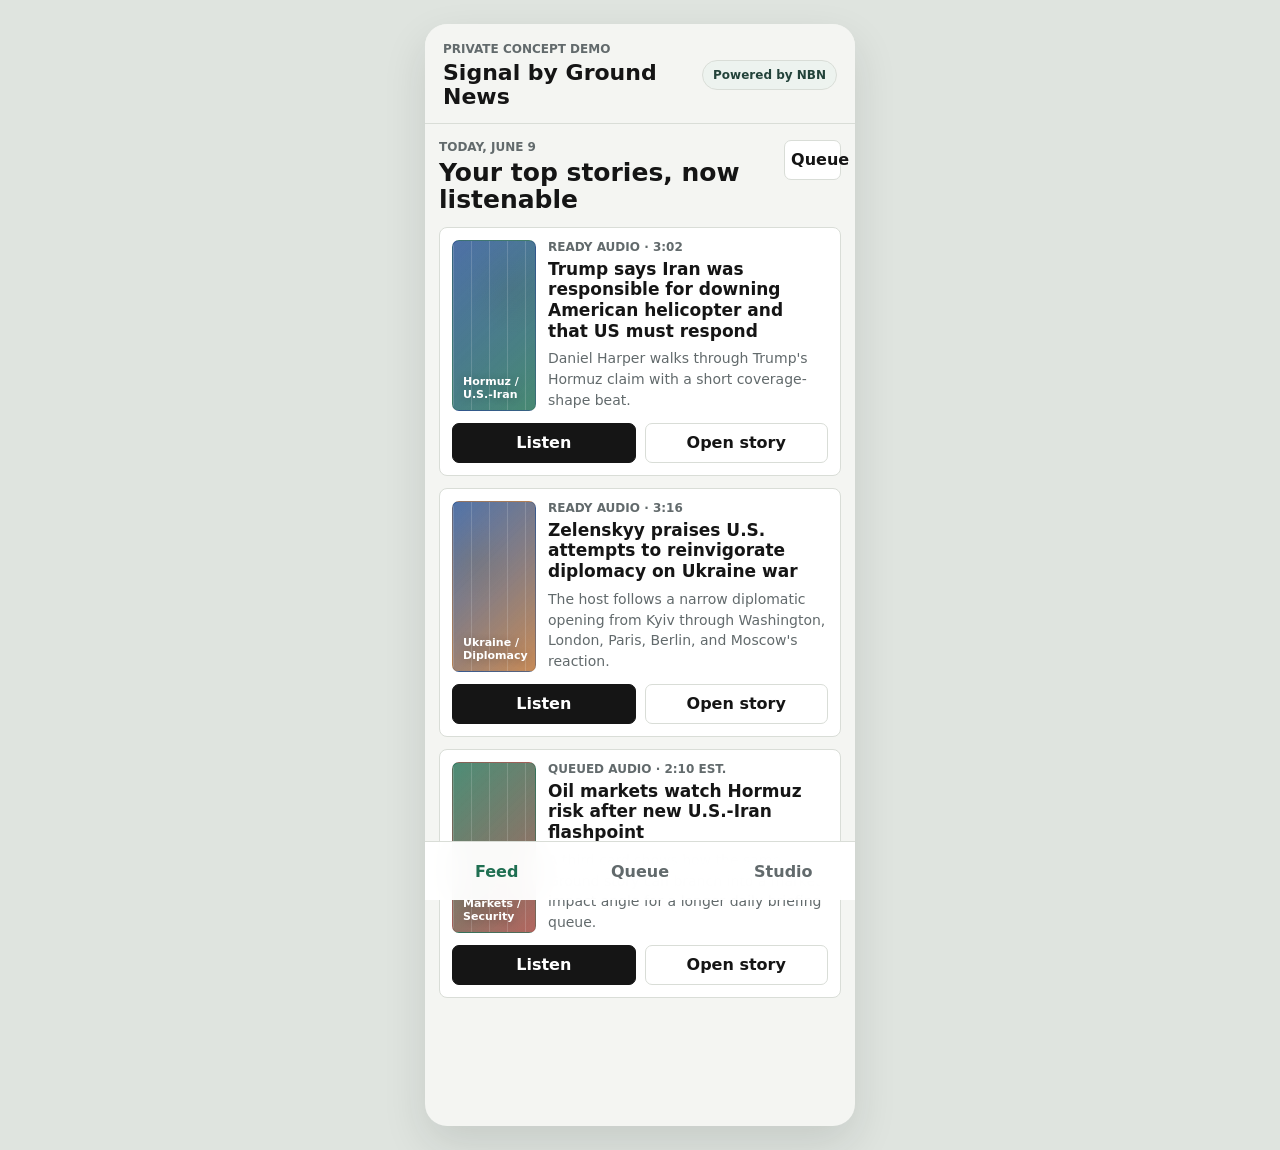
<file: index.html>
<!doctype html>
<html lang="en">
<head>
  <meta charset="utf-8">
  <meta name="viewport" content="width=device-width, initial-scale=1">
  <title>Signal by Ground News, powered by NBN</title>
  <link rel="stylesheet" href="styles.css">
</head>
<body>
  <div class="app-shell">
    <header class="topbar">
      <div>
        <p class="kicker">Private concept demo</p>
        <h1>Signal by Ground News</h1>
      </div>
      <span class="powered">Powered by NBN</span>
    </header>

    <main>
      <section class="view active" id="feedView" aria-labelledby="feedTitle">
        <div class="section-head">
          <div>
            <p class="kicker">Today, June 9</p>
            <h2 id="feedTitle">Your top stories, now listenable</h2>
          </div>
          <button class="icon-button" id="briefingShortcut" type="button" aria-label="Open briefing queue">
            <span aria-hidden="true">Queue</span>
          </button>
        </div>
        <div class="story-list" id="storyList"></div>
      </section>

      <section class="view" id="detailView" aria-labelledby="detailTitle">
        <button class="text-button back-button" type="button" data-view="feedView">Back to feed</button>
        <article class="detail-card">
          <div class="detail-visual" id="detailVisual"></div>
          <p class="kicker" id="detailSource"></p>
          <h2 id="detailTitle"></h2>
          <p class="detail-summary" id="detailSummary"></p>
          <div class="signal-player">
            <div>
              <p class="kicker">Signal audio</p>
              <strong id="detailAudioTitle"></strong>
            </div>
            <audio id="detailAudio" controls preload="metadata"></audio>
          </div>
          <div class="signal-notes" id="detailNotes"></div>
        </article>
      </section>

      <section class="view" id="queueView" aria-labelledby="queueTitle">
        <div class="section-head">
          <div>
            <p class="kicker">Daily briefing</p>
            <h2 id="queueTitle">Listen to my feed</h2>
          </div>
          <span class="duration-pill">8 min concept</span>
        </div>
        <div class="queue-card">
          <div class="queue-timeline" id="queueTimeline"></div>
          <button class="primary-button" type="button" id="playFirstReady">Play first ready story</button>
        </div>
      </section>

      <section class="view" id="studioView" aria-labelledby="studioTitle">
        <div class="section-head">
          <div>
            <p class="kicker">NBN generation dashboard</p>
            <h2 id="studioTitle">From Ground URL to embeddable audio</h2>
          </div>
          <span class="status-dot">Sandbox</span>
        </div>
        <div class="pipeline" id="pipeline"></div>
      </section>
    </main>

    <div class="mini-player" id="miniPlayer" aria-live="polite">
      <div>
        <p class="kicker">Now playing</p>
        <strong id="miniTitle">Select a story</strong>
      </div>
      <button class="primary-button compact" type="button" id="miniOpen">Open</button>
    </div>

    <nav class="tabbar" aria-label="Demo navigation">
      <button class="tab active" type="button" data-view="feedView">Feed</button>
      <button class="tab" type="button" data-view="queueView">Queue</button>
      <button class="tab" type="button" data-view="studioView">Studio</button>
    </nav>
  </div>

  <script src="app.js"></script>
</body>
</html>
</file>
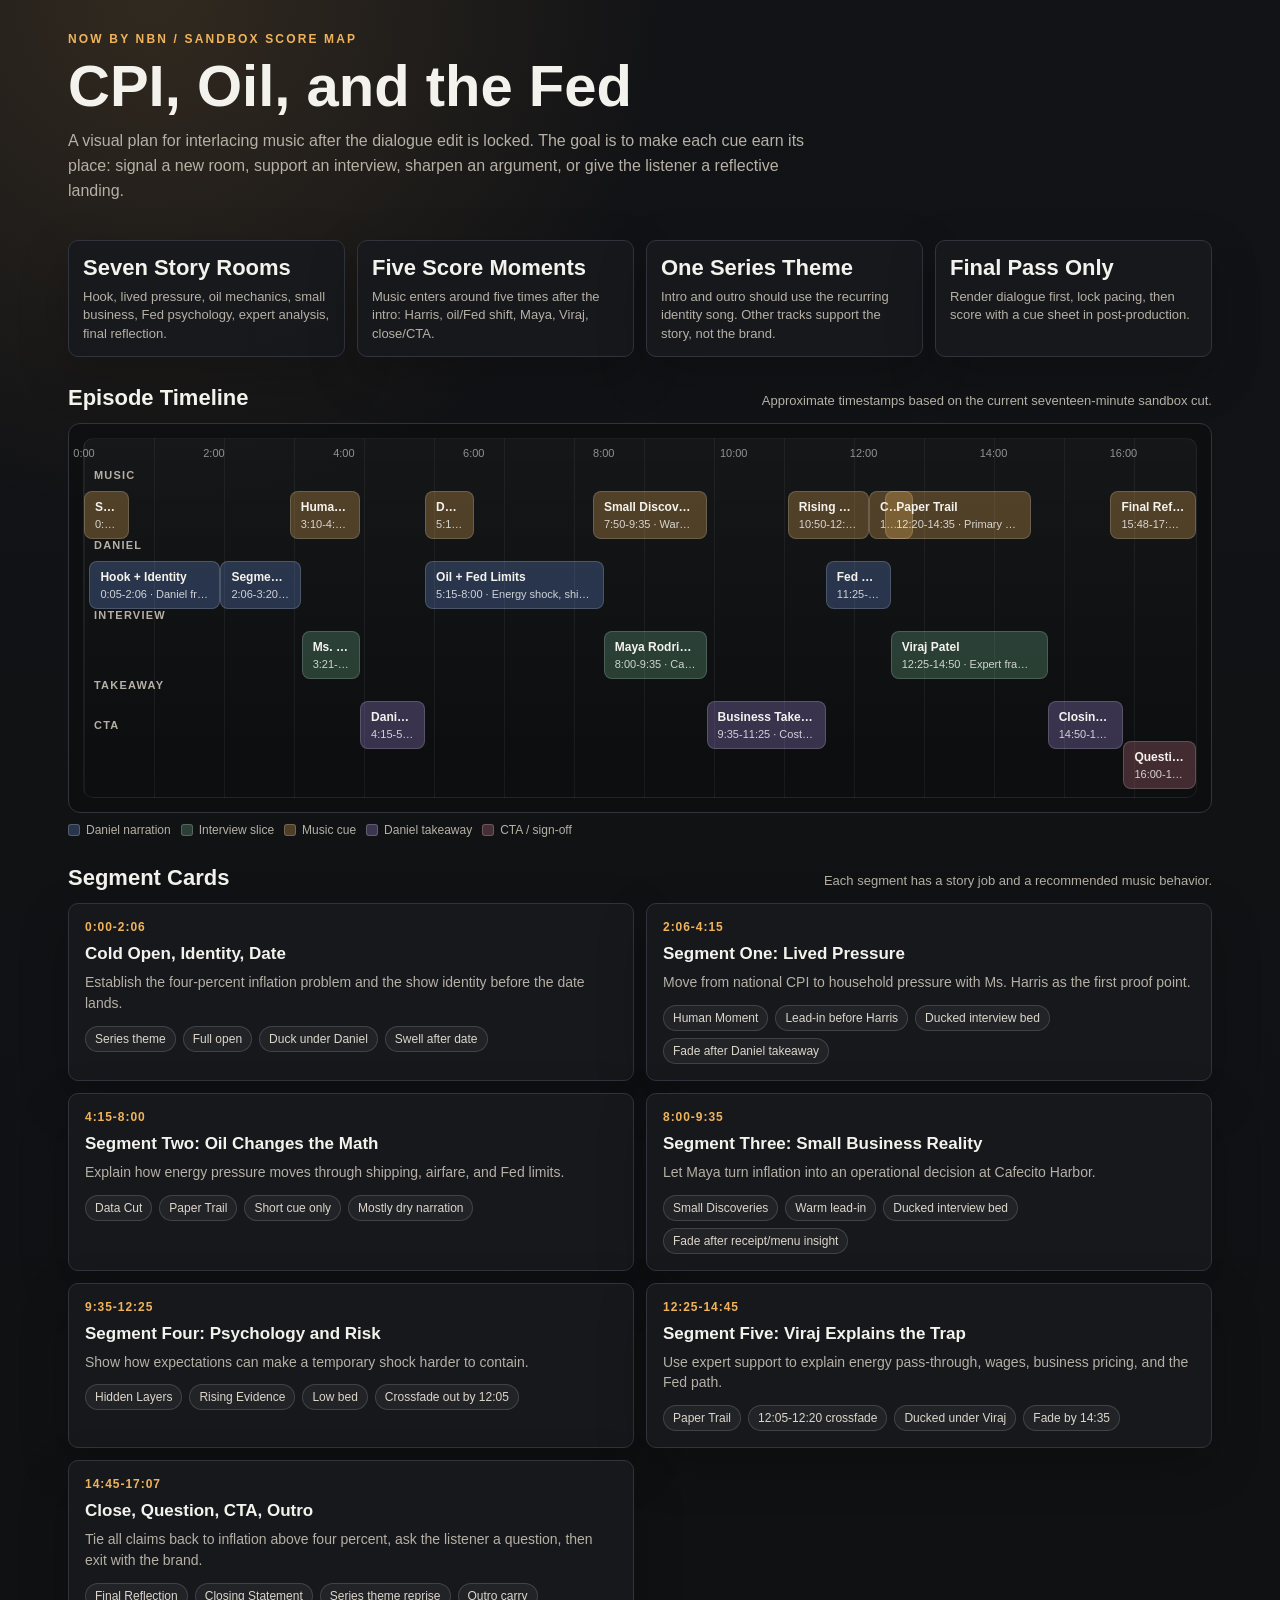
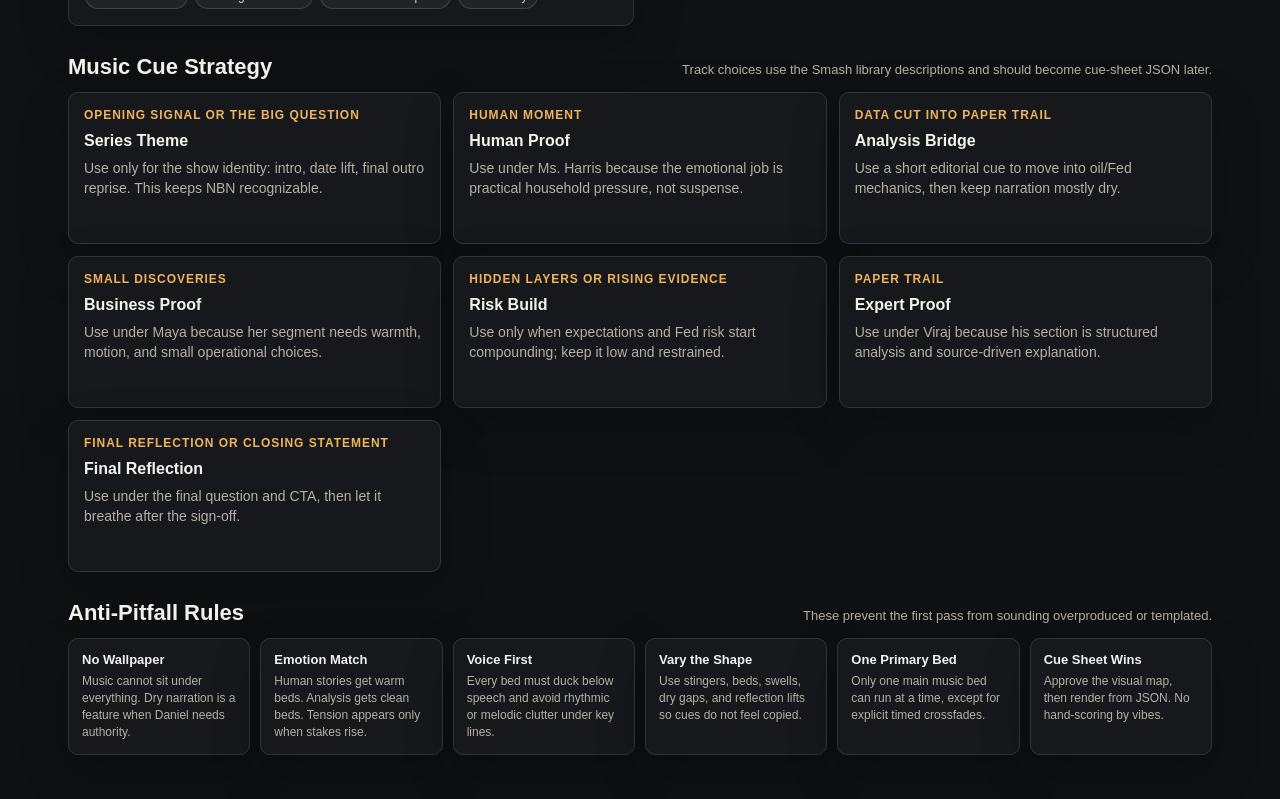
<file: nbn-now/cpi-oil-fed/score-map.html>
<!doctype html>
<html lang="en">
<head>
  <meta charset="utf-8">
  <meta name="viewport" content="width=device-width, initial-scale=1">
  <title>Now by NBN Score Map</title>
  <style>
    :root {
      color-scheme: dark;
      --bg: #0f1012;
      --panel: #17191d;
      --panel-2: #202329;
      --line: #30343d;
      --text: #f4f2ec;
      --muted: #b6b0a5;
      --gold: #f0b35b;
      --blue: #75a7ff;
      --green: #7cd6a4;
      --rose: #f089a0;
      --violet: #b99cff;
      --ink: #101010;
    }

    * { box-sizing: border-box; }
    body {
      margin: 0;
      background:
        radial-gradient(circle at 12% 0%, rgba(240, 179, 91, 0.14), transparent 32rem),
        linear-gradient(180deg, #121316, var(--bg));
      color: var(--text);
      font-family: -apple-system, BlinkMacSystemFont, "Segoe UI", sans-serif;
    }

    header {
      padding: 32px 18px 20px;
      max-width: 1180px;
      margin: 0 auto;
    }

    .kicker {
      color: var(--gold);
      font-size: 12px;
      font-weight: 800;
      letter-spacing: 0.18em;
      text-transform: uppercase;
      margin-bottom: 10px;
    }

    h1 {
      margin: 0;
      font-size: clamp(30px, 5vw, 58px);
      line-height: 1.02;
      letter-spacing: 0;
    }

    .subhead {
      margin: 14px 0 0;
      color: var(--muted);
      max-width: 760px;
      line-height: 1.55;
      font-size: 16px;
    }

    main {
      max-width: 1180px;
      margin: 0 auto;
      padding: 0 18px 44px;
    }

    .grid {
      display: grid;
      grid-template-columns: repeat(4, minmax(0, 1fr));
      gap: 12px;
      margin: 16px 0 22px;
    }

    .metric, .rule-card, .segment, .cue-card {
      background: rgba(23, 25, 29, 0.94);
      border: 1px solid var(--line);
      border-radius: 10px;
      box-shadow: 0 18px 50px rgba(0, 0, 0, 0.22);
    }

    .metric {
      padding: 14px;
      min-height: 94px;
    }

    .metric b {
      display: block;
      font-size: 22px;
      margin-bottom: 6px;
    }

    .metric span {
      color: var(--muted);
      font-size: 13px;
      line-height: 1.35;
    }

    .section-title {
      display: flex;
      align-items: baseline;
      justify-content: space-between;
      gap: 14px;
      margin: 28px 0 12px;
    }

    h2 {
      margin: 0;
      font-size: 22px;
      letter-spacing: 0;
    }

    .hint {
      color: var(--muted);
      font-size: 13px;
      line-height: 1.4;
    }

    .timeline {
      overflow-x: auto;
      border: 1px solid var(--line);
      border-radius: 12px;
      background: rgba(12, 13, 15, 0.7);
      padding: 14px;
    }

    .track {
      position: relative;
      min-width: 1050px;
      height: 360px;
      background:
        linear-gradient(90deg, rgba(255,255,255,0.05) 1px, transparent 1px) 0 0 / 70px 100%,
        linear-gradient(180deg, rgba(255,255,255,0.035), transparent);
      border-radius: 10px;
      border: 1px solid rgba(255,255,255,0.06);
    }

    .time-label {
      position: absolute;
      top: 8px;
      transform: translateX(-50%);
      color: #8f948f;
      font-size: 11px;
    }

    .lane-label {
      position: absolute;
      left: 10px;
      font-size: 11px;
      color: var(--muted);
      text-transform: uppercase;
      letter-spacing: 0.11em;
      font-weight: 800;
    }

    .block {
      position: absolute;
      border-radius: 8px;
      padding: 8px 10px;
      overflow: hidden;
      border: 1px solid rgba(255,255,255,0.16);
      min-width: 42px;
    }

    .block strong {
      display: block;
      font-size: 12px;
      line-height: 1.2;
      white-space: nowrap;
      overflow: hidden;
      text-overflow: ellipsis;
    }

    .block span {
      display: block;
      color: rgba(255,255,255,0.78);
      font-size: 11px;
      margin-top: 3px;
      white-space: nowrap;
      overflow: hidden;
      text-overflow: ellipsis;
    }

    .dialogue { background: rgba(117, 167, 255, 0.24); }
    .interview { background: rgba(124, 214, 164, 0.24); }
    .music { background: rgba(240, 179, 91, 0.28); }
    .takeaway { background: rgba(185, 156, 255, 0.26); }
    .cta { background: rgba(240, 137, 160, 0.24); }

    .segments {
      display: grid;
      grid-template-columns: repeat(2, minmax(0, 1fr));
      gap: 12px;
    }

    .segment {
      padding: 16px;
    }

    .segment h3 {
      margin: 0 0 8px;
      font-size: 17px;
      letter-spacing: 0;
    }

    .meta {
      color: var(--gold);
      font-size: 12px;
      font-weight: 800;
      letter-spacing: 0.08em;
      text-transform: uppercase;
      margin-bottom: 10px;
    }

    .segment p, .cue-card p, .rule-card p {
      margin: 0;
      color: var(--muted);
      line-height: 1.48;
      font-size: 14px;
    }

    .pill-row {
      display: flex;
      flex-wrap: wrap;
      gap: 7px;
      margin-top: 12px;
    }

    .pill {
      border: 1px solid rgba(255,255,255,0.14);
      background: rgba(255,255,255,0.05);
      border-radius: 999px;
      padding: 5px 9px;
      font-size: 12px;
      color: #ddd6cb;
    }

    .cue-grid {
      display: grid;
      grid-template-columns: repeat(3, minmax(0, 1fr));
      gap: 12px;
    }

    .cue-card {
      padding: 15px;
      min-height: 152px;
    }

    .cue-card h3 {
      margin: 0 0 8px;
      font-size: 16px;
      letter-spacing: 0;
    }

    .rules {
      display: grid;
      grid-template-columns: repeat(auto-fit, minmax(170px, 1fr));
      gap: 10px;
    }

    .rule-card {
      padding: 13px;
    }

    .rule-card b {
      display: block;
      margin-bottom: 6px;
      font-size: 13px;
    }

    .rule-card p {
      font-size: 12px;
      line-height: 1.42;
    }

    .legend {
      display: flex;
      flex-wrap: wrap;
      gap: 10px;
      margin: 10px 0 0;
      color: var(--muted);
      font-size: 12px;
    }

    .key {
      display: inline-flex;
      align-items: center;
      gap: 6px;
    }

    .swatch {
      width: 12px;
      height: 12px;
      border-radius: 3px;
      border: 1px solid rgba(255,255,255,0.2);
    }

    @media (max-width: 860px) {
      .grid, .segments, .cue-grid, .rules { grid-template-columns: 1fr; }
      .section-title { display: block; }
      .hint { margin-top: 6px; }
    }
  </style>
</head>
<body>
  <header>
    <div class="kicker">Now by NBN / Sandbox Score Map</div>
    <h1>CPI, Oil, and the Fed</h1>
    <p class="subhead">A visual plan for interlacing music after the dialogue edit is locked. The goal is to make each cue earn its place: signal a new room, support an interview, sharpen an argument, or give the listener a reflective landing.</p>
  </header>

  <main>
    <section class="grid" aria-label="Production principles">
      <div class="metric"><b>Seven Story Rooms</b><span>Hook, lived pressure, oil mechanics, small business, Fed psychology, expert analysis, final reflection.</span></div>
      <div class="metric"><b>Five Score Moments</b><span>Music enters around five times after the intro: Harris, oil/Fed shift, Maya, Viraj, close/CTA.</span></div>
      <div class="metric"><b>One Series Theme</b><span>Intro and outro should use the recurring identity song. Other tracks support the story, not the brand.</span></div>
      <div class="metric"><b>Final Pass Only</b><span>Render dialogue first, lock pacing, then score with a cue sheet in post-production.</span></div>
    </section>

    <section>
      <div class="section-title">
        <h2>Episode Timeline</h2>
        <div class="hint">Approximate timestamps based on the current seventeen-minute sandbox cut.</div>
      </div>
      <div class="timeline">
        <div class="track" id="timeline"></div>
      </div>
      <div class="legend">
        <span class="key"><span class="swatch dialogue"></span>Daniel narration</span>
        <span class="key"><span class="swatch interview"></span>Interview slice</span>
        <span class="key"><span class="swatch music"></span>Music cue</span>
        <span class="key"><span class="swatch takeaway"></span>Daniel takeaway</span>
        <span class="key"><span class="swatch cta"></span>CTA / sign-off</span>
      </div>
    </section>

    <section>
      <div class="section-title">
        <h2>Segment Cards</h2>
        <div class="hint">Each segment has a story job and a recommended music behavior.</div>
      </div>
      <div class="segments" id="segments"></div>
    </section>

    <section>
      <div class="section-title">
        <h2>Music Cue Strategy</h2>
        <div class="hint">Track choices use the Smash library descriptions and should become cue-sheet JSON later.</div>
      </div>
      <div class="cue-grid" id="cueGrid"></div>
    </section>

    <section>
      <div class="section-title">
        <h2>Anti-Pitfall Rules</h2>
        <div class="hint">These prevent the first pass from sounding overproduced or templated.</div>
      </div>
      <div class="rules">
        <div class="rule-card"><b>No Wallpaper</b><p>Music cannot sit under everything. Dry narration is a feature when Daniel needs authority.</p></div>
        <div class="rule-card"><b>Emotion Match</b><p>Human stories get warm beds. Analysis gets clean beds. Tension appears only when stakes rise.</p></div>
        <div class="rule-card"><b>Voice First</b><p>Every bed must duck below speech and avoid rhythmic or melodic clutter under key lines.</p></div>
        <div class="rule-card"><b>Vary the Shape</b><p>Use stingers, beds, swells, dry gaps, and reflection lifts so cues do not feel copied.</p></div>
        <div class="rule-card"><b>One Primary Bed</b><p>Only one main music bed can run at a time, except for explicit timed crossfades.</p></div>
        <div class="rule-card"><b>Cue Sheet Wins</b><p>Approve the visual map, then render from JSON. No hand-scoring by vibes.</p></div>
      </div>
    </section>
  </main>

  <script>
    const total = 1027;
    const timeline = document.getElementById("timeline");

    const blocks = [
      { lane: "music", start: 0, end: 42, title: "Series Theme", note: "Full open, duck, date swell, fade", type: "music" },
      { lane: "dialogue", start: 5, end: 126, title: "Hook + Identity", note: "Daniel frames the four-percent problem", type: "dialogue" },
      { lane: "dialogue", start: 126, end: 200, title: "Segment One", note: "Lived inflation setup", type: "dialogue" },
      { lane: "music", start: 190, end: 255, title: "Human Moment", note: "Rise before Harris, duck under interview", type: "music" },
      { lane: "interview", start: 201, end: 255, title: "Ms. Harris", note: "Teacher and mom of three", type: "interview" },
      { lane: "takeaway", start: 255, end: 315, title: "Daniel Takeaway", note: "Rent email to Fed reach", type: "takeaway" },
      { lane: "music", start: 315, end: 360, title: "Data Cut", note: "Short bridge into oil mechanics", type: "music" },
      { lane: "dialogue", start: 315, end: 480, title: "Oil + Fed Limits", note: "Energy shock, shipping, rates", type: "dialogue" },
      { lane: "music", start: 470, end: 575, title: "Small Discoveries", note: "Warm bed before and under Maya", type: "music" },
      { lane: "interview", start: 480, end: 575, title: "Maya Rodriguez", note: "Cafecito Harbor pressure", type: "interview" },
      { lane: "takeaway", start: 575, end: 685, title: "Business Takeaway", note: "Costs become receipts", type: "takeaway" },
      { lane: "music", start: 650, end: 725, title: "Rising Evidence", note: "Risk build, fades before Viraj", type: "music" },
      { lane: "music", start: 725, end: 740, title: "Crossfade", note: "Rising Evidence hands to Paper Trail", type: "music" },
      { lane: "dialogue", start: 685, end: 745, title: "Fed Psychology", note: "Temporary shock vs durable behavior", type: "dialogue" },
      { lane: "music", start: 740, end: 875, title: "Paper Trail", note: "Primary expert bed under Viraj", type: "music" },
      { lane: "interview", start: 745, end: 890, title: "Viraj Patel", note: "Expert frame: pass-through and policy trap", type: "interview" },
      { lane: "takeaway", start: 890, end: 960, title: "Closing Argument", note: "All claims braided together", type: "takeaway" },
      { lane: "music", start: 948, end: 1027, title: "Final Reflection / Theme", note: "Reflective bed, CTA lift, outro carry", type: "music" },
      { lane: "cta", start: 960, end: 1027, title: "Question + CTA", note: "Comment prompt, five stars, newsletter", type: "cta" }
    ];

    const laneTop = { music: 52, dialogue: 122, interview: 192, takeaway: 262, cta: 302 };
    const laneNames = [
      ["music", "Music"],
      ["dialogue", "Daniel"],
      ["interview", "Interview"],
      ["takeaway", "Takeaway"],
      ["cta", "CTA"]
    ];

    function pct(seconds) {
      return (seconds / total) * 100;
    }

    function mmss(seconds) {
      const m = Math.floor(seconds / 60);
      const s = String(Math.round(seconds % 60)).padStart(2, "0");
      return `${m}:${s}`;
    }

    for (let t = 0; t <= total; t += 120) {
      const label = document.createElement("div");
      label.className = "time-label";
      label.style.left = `${pct(t)}%`;
      label.textContent = mmss(t);
      timeline.appendChild(label);
    }

    laneNames.forEach(([key, label]) => {
      const lane = document.createElement("div");
      lane.className = "lane-label";
      lane.style.top = `${laneTop[key] - 22}px`;
      lane.textContent = label;
      timeline.appendChild(lane);
    });

    blocks.forEach(block => {
      const el = document.createElement("div");
      el.className = `block ${block.type}`;
      el.style.left = `${pct(block.start)}%`;
      el.style.top = `${laneTop[block.lane]}px`;
      el.style.width = `${Math.max(pct(block.end - block.start), 4)}%`;
      el.innerHTML = `<strong>${block.title}</strong><span>${mmss(block.start)}-${mmss(block.end)} · ${block.note}</span>`;
      timeline.appendChild(el);
    });

    const segments = [
      {
        time: "0:00-2:06",
        title: "Cold Open, Identity, Date",
        job: "Establish the four-percent inflation problem and the show identity before the date lands.",
        music: ["Series theme", "Full open", "Duck under Daniel", "Swell after date"]
      },
      {
        time: "2:06-4:15",
        title: "Segment One: Lived Pressure",
        job: "Move from national CPI to household pressure with Ms. Harris as the first proof point.",
        music: ["Human Moment", "Lead-in before Harris", "Ducked interview bed", "Fade after Daniel takeaway"]
      },
      {
        time: "4:15-8:00",
        title: "Segment Two: Oil Changes the Math",
        job: "Explain how energy pressure moves through shipping, airfare, and Fed limits.",
        music: ["Data Cut", "Paper Trail", "Short cue only", "Mostly dry narration"]
      },
      {
        time: "8:00-9:35",
        title: "Segment Three: Small Business Reality",
        job: "Let Maya turn inflation into an operational decision at Cafecito Harbor.",
        music: ["Small Discoveries", "Warm lead-in", "Ducked interview bed", "Fade after receipt/menu insight"]
      },
      {
        time: "9:35-12:25",
        title: "Segment Four: Psychology and Risk",
        job: "Show how expectations can make a temporary shock harder to contain.",
        music: ["Hidden Layers", "Rising Evidence", "Low bed", "Crossfade out by 12:05"]
      },
      {
        time: "12:25-14:45",
        title: "Segment Five: Viraj Explains the Trap",
        job: "Use expert support to explain energy pass-through, wages, business pricing, and the Fed path.",
        music: ["Paper Trail", "12:05-12:20 crossfade", "Ducked under Viraj", "Fade by 14:35"]
      },
      {
        time: "14:45-17:07",
        title: "Close, Question, CTA, Outro",
        job: "Tie all claims back to inflation above four percent, ask the listener a question, then exit with the brand.",
        music: ["Final Reflection", "Closing Statement", "Series theme reprise", "Outro carry"]
      }
    ];

    const segmentsRoot = document.getElementById("segments");
    segments.forEach(segment => {
      const el = document.createElement("article");
      el.className = "segment";
      el.innerHTML = `
        <div class="meta">${segment.time}</div>
        <h3>${segment.title}</h3>
        <p>${segment.job}</p>
        <div class="pill-row">${segment.music.map(item => `<span class="pill">${item}</span>`).join("")}</div>
      `;
      segmentsRoot.appendChild(el);
    });

    const cues = [
      ["Series Theme", "Opening Signal or The Big Question", "Use only for the show identity: intro, date lift, final outro reprise. This keeps NBN recognizable."],
      ["Human Proof", "Human Moment", "Use under Ms. Harris because the emotional job is practical household pressure, not suspense."],
      ["Analysis Bridge", "Data Cut into Paper Trail", "Use a short editorial cue to move into oil/Fed mechanics, then keep narration mostly dry."],
      ["Business Proof", "Small Discoveries", "Use under Maya because her segment needs warmth, motion, and small operational choices."],
      ["Risk Build", "Hidden Layers or Rising Evidence", "Use only when expectations and Fed risk start compounding; keep it low and restrained."],
      ["Expert Proof", "Paper Trail", "Use under Viraj because his section is structured analysis and source-driven explanation."],
      ["Final Reflection", "Final Reflection or Closing Statement", "Use under the final question and CTA, then let it breathe after the sign-off."]
    ];

    const cueGrid = document.getElementById("cueGrid");
    cues.forEach(([title, track, why]) => {
      const el = document.createElement("article");
      el.className = "cue-card";
      el.innerHTML = `<div class="meta">${track}</div><h3>${title}</h3><p>${why}</p>`;
      cueGrid.appendChild(el);
    });
  </script>
</body>
</html>
</file>
<file: styles.css>
:root {
  color-scheme: light;
  --bg: #f4f5f2;
  --surface: #ffffff;
  --ink: #151515;
  --muted: #626a6c;
  --line: #d9ddd7;
  --green: #1f6f52;
  --amber: #b56622;
  --blue: #244f91;
  --red: #9d3a31;
  --shadow: 0 18px 44px rgba(28, 34, 31, 0.12);
}

* {
  box-sizing: border-box;
}

body {
  margin: 0;
  background: #dfe4df;
  color: var(--ink);
  font-family: Inter, ui-sans-serif, system-ui, -apple-system, BlinkMacSystemFont, "Segoe UI", sans-serif;
  letter-spacing: 0;
  overflow-x: hidden;
}

button,
audio {
  font: inherit;
}

button {
  cursor: pointer;
}

.app-shell {
  position: relative;
  width: min(390px, 100vw);
  min-height: 100vh;
  max-width: 390px;
  margin: 0;
  background: var(--bg);
  box-shadow: var(--shadow);
  overflow: hidden;
}

.topbar {
  position: sticky;
  top: 0;
  z-index: 4;
  display: flex;
  align-items: center;
  justify-content: space-between;
  gap: 16px;
  padding: 18px 18px 14px;
  background: rgba(244, 245, 242, 0.94);
  border-bottom: 1px solid var(--line);
  backdrop-filter: blur(14px);
}

.topbar > div,
.section-head > div,
.story-top > div,
.queue-item > div,
.pipeline-step > div,
.mini-player > div {
  min-width: 0;
}

.topbar h1,
.section-head h2,
.detail-card h2 {
  margin: 0;
  line-height: 1.08;
}

.topbar h1 {
  font-size: 22px;
}

.section-head h2,
.detail-card h2 {
  font-size: 25px;
}

.kicker {
  margin: 0 0 5px;
  color: var(--muted);
  font-size: 12px;
  font-weight: 700;
  text-transform: uppercase;
}

.powered,
.duration-pill,
.status-dot {
  flex: 0 0 auto;
  border: 1px solid var(--line);
  border-radius: 999px;
  padding: 7px 10px;
  color: #23433a;
  background: #edf3ef;
  font-size: 12px;
  font-weight: 800;
  white-space: nowrap;
}

.powered {
  max-width: 138px;
  overflow: hidden;
  text-overflow: ellipsis;
}

main {
  min-height: calc(100vh - 126px);
  padding: 16px 14px 128px;
}

.view {
  display: none;
}

.view.active {
  display: block;
}

.section-head {
  display: flex;
  align-items: flex-start;
  justify-content: space-between;
  gap: 14px;
  margin-bottom: 14px;
}

.story-list {
  display: grid;
  gap: 12px;
}

.story-card,
.detail-card,
.queue-card,
.pipeline-card {
  background: var(--surface);
  border: 1px solid var(--line);
  border-radius: 8px;
}

.story-card {
  display: grid;
  gap: 12px;
  padding: 12px;
}

.story-top {
  display: grid;
  grid-template-columns: 84px 1fr;
  gap: 12px;
}

.story-visual,
.detail-visual {
  position: relative;
  min-height: 84px;
  border-radius: 7px;
  overflow: hidden;
  border: 1px solid rgba(0, 0, 0, 0.08);
}

.story-visual::before,
.detail-visual::before {
  content: "";
  position: absolute;
  inset: 0;
  background:
    linear-gradient(135deg, rgba(255,255,255,0.12), rgba(255,255,255,0)),
    repeating-linear-gradient(90deg, rgba(255,255,255,0.16) 0 1px, transparent 1px 18px);
}

.visual-hormuz {
  background:
    linear-gradient(135deg, rgba(36, 79, 145, 0.92), rgba(31, 111, 82, 0.82)),
    radial-gradient(circle at 72% 28%, rgba(246, 210, 140, 0.8), transparent 34%);
}

.visual-ukraine {
  background:
    linear-gradient(135deg, rgba(36, 79, 145, 0.9), rgba(181, 102, 34, 0.76)),
    radial-gradient(circle at 25% 35%, rgba(255, 231, 134, 0.68), transparent 32%);
}

.visual-market {
  background:
    linear-gradient(135deg, rgba(31, 111, 82, 0.9), rgba(157, 58, 49, 0.78)),
    radial-gradient(circle at 70% 65%, rgba(255, 255, 255, 0.54), transparent 30%);
}

.visual-label {
  position: absolute;
  left: 10px;
  right: 10px;
  bottom: 9px;
  color: #fff;
  font-size: 11px;
  font-weight: 800;
  text-shadow: 0 1px 8px rgba(0, 0, 0, 0.24);
}

.story-card h3 {
  margin: 0;
  font-size: 17px;
  line-height: 1.22;
  overflow-wrap: anywhere;
}

.story-meta,
.detail-summary,
.queue-copy,
.pipeline-copy {
  color: var(--muted);
  font-size: 14px;
  line-height: 1.48;
}

.story-meta {
  margin: 7px 0 0;
}

.story-actions {
  display: grid;
  grid-template-columns: 1fr 1fr;
  gap: 9px;
}

.primary-button,
.secondary-button,
.text-button,
.icon-button {
  min-height: 40px;
  border-radius: 7px;
  border: 1px solid var(--line);
  font-weight: 800;
  min-width: 0;
}

.primary-button {
  color: #fff;
  background: var(--ink);
  border-color: var(--ink);
}

.secondary-button,
.icon-button,
.text-button {
  color: var(--ink);
  background: #fff;
}

.text-button {
  border: 0;
  background: transparent;
  padding: 0;
  min-height: 28px;
  color: var(--green);
}

.back-button {
  margin: 0 0 12px;
}

.compact {
  min-height: 34px;
  padding: 0 12px;
}

.detail-card {
  padding: 14px;
}

.detail-visual {
  min-height: 164px;
  margin-bottom: 14px;
}

.detail-summary {
  margin: 12px 0 16px;
}

.signal-player {
  display: grid;
  gap: 12px;
  padding: 12px;
  border: 1px solid var(--line);
  border-radius: 8px;
  background: #f8faf8;
}

.signal-player audio {
  width: 100%;
}

.signal-notes {
  display: grid;
  gap: 8px;
  margin-top: 14px;
}

.note-row {
  display: flex;
  justify-content: space-between;
  gap: 12px;
  padding: 9px 0;
  border-bottom: 1px solid var(--line);
  font-size: 13px;
}

.note-row strong {
  color: var(--ink);
}

.queue-card {
  padding: 14px;
}

.queue-timeline {
  display: grid;
  gap: 10px;
  margin-bottom: 14px;
}

.queue-item {
  display: grid;
  grid-template-columns: 32px 1fr auto;
  align-items: center;
  gap: 10px;
}

.queue-index {
  display: grid;
  place-items: center;
  width: 32px;
  height: 32px;
  border-radius: 999px;
  background: #e9efe9;
  font-weight: 900;
  color: var(--green);
}

.pipeline {
  display: grid;
  gap: 10px;
}

.pipeline-card {
  padding: 13px;
}

.pipeline-step {
  display: grid;
  grid-template-columns: 34px 1fr;
  gap: 10px;
  align-items: start;
}

.step-number {
  display: grid;
  place-items: center;
  width: 28px;
  height: 28px;
  border-radius: 8px;
  color: #fff;
  background: var(--green);
  font-size: 13px;
  font-weight: 900;
}

.pipeline-card h3 {
  margin: 0 0 4px;
  font-size: 15px;
}

.pipeline-copy {
  margin: 0;
}

.mini-player {
  position: fixed;
  left: 50%;
  bottom: 72px;
  z-index: 5;
  display: none;
  width: min(402px, calc(100vw - 28px));
  transform: translateX(-50%);
  align-items: center;
  justify-content: space-between;
  gap: 12px;
  padding: 11px 12px;
  border: 1px solid var(--line);
  border-radius: 8px;
  background: rgba(255, 255, 255, 0.96);
  box-shadow: 0 12px 34px rgba(0, 0, 0, 0.14);
}

.mini-player.active {
  display: flex;
}

.mini-player strong {
  display: block;
  max-width: 245px;
  overflow: hidden;
  text-overflow: ellipsis;
  white-space: nowrap;
}

.tabbar {
  position: fixed;
  left: 50%;
  bottom: 0;
  z-index: 6;
  display: grid;
  grid-template-columns: repeat(3, 1fr);
  width: min(390px, 100vw);
  transform: translateX(-50%);
  border-top: 1px solid var(--line);
  background: rgba(255, 255, 255, 0.96);
  backdrop-filter: blur(14px);
}

.tab {
  min-height: 58px;
  border: 0;
  color: var(--muted);
  background: transparent;
  font-weight: 900;
}

.tab.active {
  color: var(--green);
}

@media (min-width: 760px) {
  body {
    padding: 24px;
  }

  .app-shell {
    width: 430px;
    max-width: 430px;
    margin: 0 auto;
    min-height: calc(100vh - 48px);
    border-radius: 22px;
  }

  .tabbar {
    width: 430px;
  }
}

@media (max-width: 380px) {
  .powered {
    padding: 7px 8px;
    font-size: 11px;
  }

  .topbar h1 {
    font-size: 20px;
  }

  .story-actions {
    grid-template-columns: 1fr;
  }
}
</file>
